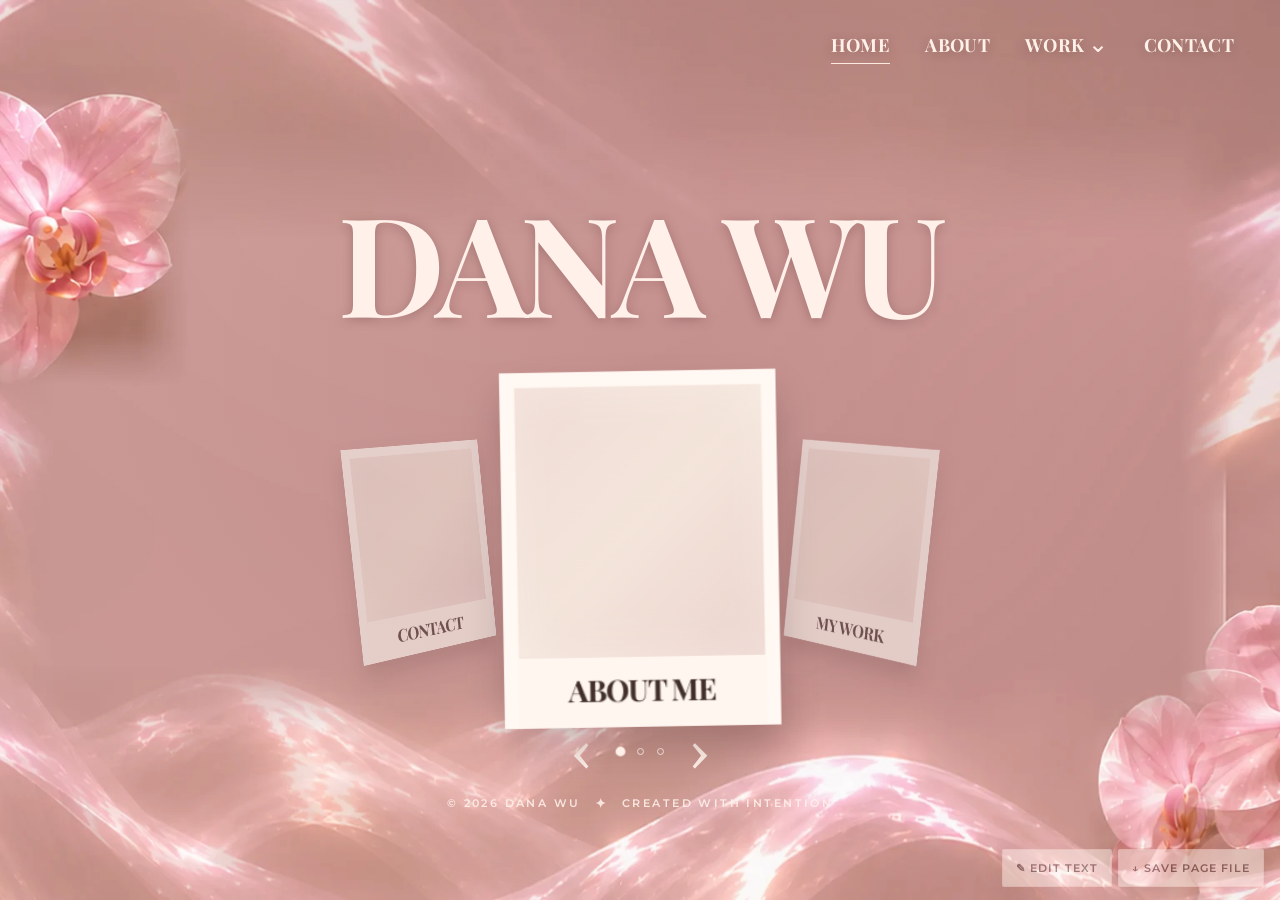
<file: index.html>
<!doctype html>
<html lang="en"><head>
<meta charset="utf-8">
<meta name="viewport" content="width=device-width, initial-scale=1">
<meta name="theme-color" content="#c89e98">
<meta name="description" content="Dana Wu — advertising creative, visual storyteller, and journalist.">
<title>Home · Dana Wu</title>
<link rel="preconnect" href="https://fonts.googleapis.com">
<link rel="preconnect" href="https://fonts.gstatic.com" crossorigin="">
<link href="https://fonts.googleapis.com/css2?family=Playfair+Display:ital,wght@0,500;0,600;0,700;0,800;1,500;1,600;1,700&amp;family=Lora:ital,wght@0,400;0,500;0,600;0,700;1,400;1,500;1,600;1,700&amp;family=Montserrat:wght@300;400;500;600&amp;display=swap" rel="stylesheet">
<link rel="stylesheet" href="styles.css">
<script src="site-config.js" defer=""></script>
<script src="script.js" defer=""></script>
<style id="speechify-theme">:root { --speechify-bg-prim-w-b: #ffffff;
--speechify-bg-prim-w-110: #ffffff;
--speechify-bg-prim-w-100: #ffffff;
--speechify-bg-prim-w-90: #ffffff;
--speechify-bg-prim-w-80: #ffffff;
--speechify-bg-prim-w-70: #ffffff;
--speechify-bg-prim-inv-b-w: #000000;
--speechify-bg-prim-cta: #2f43fa;
--speechify-bg-sec-0-110: #f5f5f5;
--speechify-bg-sec-0-100: #f5f5f5;
--speechify-bg-sec-0-90: #f5f5f5;
--speechify-bg-sec-0-80: #f5f5f5;
--speechify-bg-sec-0-70: #f5f5f5;
--speechify-bg-sec-inv-100-0: #1f1f1f;
--speechify-bg-sec-cta: #6977fa;
--speechify-bg-tert-10-90: #ececec;
--speechify-bg-tert-10-80: #ececec;
--speechify-bg-tert-10-70: #ececec;
--speechify-bg-tert-20-60: #e0e0e0;
--speechify-bg-tert-inv-60-20: #3d3d3d;
--speechify-bg-tert-inv-80-10: #2e2e2e;
--speechify-bg-accent: #f0f1ff;
--speechify-bg-blue: #f0f1ff;
--speechify-bg-alert: #fff1de;
--speechify-bg-success: #e6fcee;
--speechify-bg-crit: #ffe7e5;
--speechify-bg-dimmer: rgba(24, 24, 28, 0.6);
--speechify-brdr-prim-10-100: #ececec;
--speechify-brdr-prim-10-80: #ececec;
--speechify-brdr-prim-inv-80-10: #2e2e2e;
--speechify-brdr-prim-hov: #e0e0e0;
--speechify-brdr-prim-foc: #1f1f1f;
--speechify-brdr-prim-cta: #2f43fa;
--speechify-brdr-sec-20-60: #e0e0e0;
--speechify-brdr-sec-cta: #6977fa;
--speechify-brdr-blue: #2f43fa;
--speechify-brdr-tert-40-50: #9f9f9f;
--speechify-brdr-crit: #ff3c30;
--speechify-brdr-quat-30-70: #bfbfbf;
--speechify-sf-prim-cta: #2f43fa;
--speechify-sf-prim-cta-hov: #3143e0;
--speechify-sf-prim-cta-pres: #2c3bc7;
--speechify-sf-prim-w-b: #ffffff;
--speechify-sf-prim-hov-w-b: #f5f5f5;
--speechify-sf-prim-pres-w-b: #ececec;
--speechify-sf-prim-w-110: #ffffff;
--speechify-sf-prim-hov-w-110: #f5f5f5;
--speechify-sf-prim-pres-w-110: #ececec;
--speechify-sf-prim-w-100: #ffffff;
--speechify-sf-prim-hov-w-100: #f5f5f5;
--speechify-sf-prim-pres-w-100: #ececec;
--speechify-sf-prim-w-90: #ffffff;
--speechify-sf-prim-hov-w-90: #f5f5f5;
--speechify-sf-prim-pres-w-90: #ececec;
--speechify-sf-prim-w-80: #ffffff;
--speechify-sf-prim-hov-w-80: #f5f5f5;
--speechify-sf-prim-pres-w-80: #ececec;
--speechify-sf-sec-0-110: #f5f5f5;
--speechify-sf-sec-hov-0-110: #ececec;
--speechify-sf-sec-pres-0-110: #e0e0e0;
--speechify-sf-sec-0-100: #f5f5f5;
--speechify-sf-sec-hov-0-100: #ececec;
--speechify-sf-sec-pres-0-100: #e0e0e0;
--speechify-sf-sec-0-80: #f5f5f5;
--speechify-sf-sec-hov-0-80: #ececec;
--speechify-sf-sec-pres-0-80: #e0e0e0;
--speechify-sf-sec-0-90: #f5f5f5;
--speechify-sf-sec-hov-0-90: #ececec;
--speechify-sf-sec-pres-0-90: #e0e0e0;
--speechify-sf-act-electric-blue: #2f43fa;
--speechify-sf-act-blue: #f0f1ff;
--speechify-sf-act-blue-60: #f0f1ff;
--speechify-sf-act-blue-70: #e0e0e0;
--speechify-sf-act-blue-80: #f0f1ff;
--speechify-sf-crit: #ff3c30;
--speechify-sf-crit-hov: #ed4c42;
--speechify-sf-crit-pres: #db463d;
--speechify-sf-prim-cta-electric-w: #4759f7;
--speechify-sf-prim-cta-hov-electric-w: #4454e3;
--speechify-sf-prim-cta-pres-electric-w: #3d4ac4;
--speechify-icn-txt-white: #ffffff;
--speechify-icn-txt-black: #000000;
--speechify-icn-txt-prim: #000000;
--speechify-icn-txt-prim-inv: #ffffff;
--speechify-icn-txt-sec: #7a7a7a;
--speechify-icn-txt-tert: #9f9f9f;
--speechify-icn-txt-quat: #bfbfbf;
--speechify-icn-txt-prim-electric: #2f43fa;
--speechify-icn-txt-accent: #2f43fa;
--speechify-icn-txt-blue: #2f43fa;
--speechify-icn-txt-success: #00c270;
--speechify-icn-txt-alert: #ff9500;
--speechify-icn-txt-crit: #ff3c30;
--speechify-hglt-prim: var(--speechify-hglt-default-prim);
--speechify-hglt-sec: var(--speechify-hglt-default-sec);
--speechify-hglt-hov-sec: #fff1de;
--speechify-logo-speechify-logo: #2f43fa;
--speechify-logo-speechify-logo-txt: #000000;
--speechify-hglt-default-prim: #abb3fe;
--speechify-hglt-default-sec: #e0e3ff;
--speechify-hglt-pink-prim: #f093fc;
--speechify-hglt-pink-sec: #fadafe;
--speechify-hglt-red-prim: #ff7570;
--speechify-hglt-red-sec: #ffe0dc;
--speechify-hglt-orange-prim: #fbb559;
--speechify-hglt-orange-sec: #feeace;
--speechify-hglt-green-prim: #5de9a5;
--speechify-hglt-green-sec: #c7fde8;
--speechify-bg-toolbar-preview: transparent;
--speechify-toolbar-star-icon: #5F6368;
--speechify-toolbar-preview-background: transparent;
--speechify-toolbar-preview-color: #5F6368;
--speechify-toolbar-spacer-background: #F1F3F4;
--speechify-toolbar-spacer-color: #5F6368;
--speechify-toolbar-separator: #DCDCDC;
--speechify-icn-txt-prim-light: #000000;
--speechify-icn-txt-prim-dark: #ffffff;
--speechify-hglt-hov-sec-light: #fff1de;
--speechify-hglt-hov-sec-dark: #2c2d2ebf;
--speechify-hglt-prim-light: #abb3fe;
--speechify-hglt-sec-light: #e0e3ff;
--speechify-hglt-prim-dark: #5666f0;
--speechify-hglt-sec-dark: #444766; --speechify-hglt-blend: darken; }</style><style>@media print{.gr_no_print, :host(.gr_no_print), [data-grammarly-part]{display:none !important}}.f1l1o3bf{font-family:Inter, -apple-system, BlinkMacSystemFont, 'Segoe UI', Roboto, Oxygen, Ubuntu, Cantarell, 'Helvetica Neue', sans-serif, Arial;font-style:normal;font-weight:400}.f1l1o3bf button, .f1l1o3bf input, .f1l1o3bf textarea{font-family:inherit}.f4ofdyf{border:0.5px solid var(--origin-color-border-base-subdued);border-radius:8px;cursor:pointer;height:24px;transition:width 150ms cubic-bezier(0.05, 0.6, 0, 1), height 150ms cubic-bezier(0.05, 0.6, 0, 1), border-radius 150ms cubic-bezier(0.05, 0.6, 0, 1);width:24px}.f137tu7e{flex-shrink:0;transform:scale(1);transition:transform 150ms cubic-bezier(0.05, 0.6, 0, 1)}[data-origin-mode="dark"] .f137tu7e{--origin-color-logo-grammarly-light:var(--origin-color-logo-grammarly-dark);--origin-color-logo-grammarly-primary:var(--origin-color-logo-grammarly-default)}.ftwgcg0{-moz-appearance:none;-webkit-appearance:none;align-items:flex-start;appearance:none;background:transparent;border:none;color:inherit;cursor:pointer;display:flex;font:inherit;height:32px;justify-content:flex-start;padding:0;width:32px}.ftwgcg0:hover .f4ofdyf{border-radius:12px;height:32px;width:32px}.ftwgcg0:hover .f137tu7e{transform:scale(1.25)}.f13cnbb7 .f4ofdyf{border-radius:12px;height:32px;width:32px}.f13cnbb7 .f137tu7e{transform:scale(1.25)}.f8ia88a{--origin-color-button-ghost-content-default:#714cb6;--origin-color-button-ghost-content-states:#533192;--origin-color-button-primary-fill-active:#3f256f;--origin-color-button-primary-fill-default:#714cb6;--origin-color-button-primary-fill-hover:#533192;--origin-font-weight-heading-xsmall:600}[data-origin-mode="dark"] .f8ia88a{--origin-color-button-ghost-content-default:#d4c7ff;--origin-color-button-ghost-content-states:#bea1f5;--origin-color-button-primary-content-default:#141413;--origin-color-button-primary-fill-active:#e8e0ff;--origin-color-button-primary-fill-default:#bea1f5;--origin-color-button-primary-fill-hover:#d4c7ff}.f347vxz{font-weight:600}.fzewnqx{aspect-ratio:290 / 140;background-color:#2B1B3C;background-image:url("chrome-extension://kbfnbcaeplbcioakkpcpgfkobkghlhen/src/images/2f99186125d5fa82/goWritingActions.png"), linear-gradient(135deg, #2B1B3C 0%, #0656B8 48%, #006BFF 100%);background-position:center, center;background-repeat:no-repeat;background-size:cover, cover;border-radius:var(--origin-radius-4);overflow:hidden;width:100%}</style></head>
<body data-page="home" class="site-page" data-new-gr-c-s-check-loaded="14.1348.0" data-gr-ext-installed="">

<header class="site-header">
  <a class="site-logo" href="index.html" aria-label="Dana Wu, home">DANA WU</a>
  <button class="mobile-menu-toggle" type="button" aria-controls="site-nav" aria-expanded="false">MENU <span aria-hidden="true">☰</span></button>
  <nav class="site-nav" id="site-nav" aria-label="Main navigation">
    <a href="index.html" data-nav="home" class="is-current" aria-current="page">HOME</a>
    <a href="about.html" data-nav="about">ABOUT</a>
    <span class="nav-work"><a href="work.html" data-nav="work">WORK</a><button class="work-dropdown-toggle" type="button" aria-expanded="false" aria-label="Show work categories">⌄</button>
      <span class="work-dropdown" role="group" aria-label="Work categories">
        <a href="work.html#photography">Photography</a>
        <a href="work.html#advertising-creative">Advertising Creative</a>
        <a href="work.html#writing">Writing</a>
        <a href="work.html#digital-story">Digital Story</a>
        <a href="work.html#inspirations">Inspiration(s)</a>
      </span>
    </span>
    <a href="contact.html" data-nav="contact">CONTACT</a>
  </nav>
</header>

<main id="main-content" class="home-main">
  <section class="home-hero" aria-labelledby="home-heading">
    <h1 id="home-heading" class="home-title">DANA WU</h1>
    <div class="orbit-wrap" aria-label="Rotating carousel with links to About Me, My Work, and Contact">
      <div class="orbit-stage" id="orbit-stage">
        <a href="about.html" class="orbit-card is-left" data-carousel-index="0" aria-label="Visit the About Me page" tabindex="-1" aria-hidden="true">
          <span class="orbit-photo" aria-hidden="true"></span><span class="orbit-label">ABOUT ME</span>
        </a>
        <a href="work.html" class="orbit-card is-front" data-carousel-index="1" aria-label="Visit the My Work page" tabindex="0" aria-hidden="false">
          <span class="orbit-photo" aria-hidden="true"></span><span class="orbit-label">MY WORK</span>
        </a>
        <a href="contact.html" class="orbit-card is-right" data-carousel-index="2" aria-label="Visit the Contact page" tabindex="-1" aria-hidden="true">
          <span class="orbit-photo" aria-hidden="true"></span><span class="orbit-label">CONTACT</span>
        </a>
      </div>
      <div class="orbit-controls" aria-label="Carousel controls">
        <button type="button" class="orbit-arrow" data-orbit-direction="prev" aria-label="Previous card">‹</button>
        <div class="orbit-dots" aria-label="Choose a carousel card">
          <button type="button" class="orbit-dot" data-orbit-index="0" aria-label="Show About Me" aria-current="false"></button>
          <button type="button" class="orbit-dot is-active" data-orbit-index="1" aria-label="Show My Work" aria-current="true"></button>
          <button type="button" class="orbit-dot" data-orbit-index="2" aria-label="Show Contact" aria-current="false"></button>
        </div>
        <button type="button" class="orbit-arrow" data-orbit-direction="next" aria-label="Next card">›</button>
      </div>
    </div>
  </section>

<footer class="site-footer"><span>© <span data-current-year="">2026</span> DANA WU</span><span class="footer-star" aria-hidden="true">✦</span><span>CREATED WITH INTENTION</span></footer>

<div class="editor-bar" id="editor-bar" aria-label="Page editing controls">
  <button type="button" id="edit-text-toggle" aria-pressed="false" title="Edit the words on this page">✎ EDIT TEXT</button>
  <button type="button" id="export-page-button" title="Download an HTML copy of this page with your changes">↓ SAVE PAGE FILE</button>
</div>
<div id="editor-notice" class="editor-notice" role="status" hidden=""></div>

</main><div id="speechify-global-notifications"></div><div id="speechify-scroll-to-highlight" style="position: absolute; bottom: 0px; right: 0px;"></div><div id="speechify-screenshot-mode" style="position: fixed; top: 0px; right: 0px; width: 100%; min-height: 100%; z-index: 2147483640; display: none !important;"></div><div id="speechify-hover-player-shadow-root"></div><div id="speechify-settings-modal" style="position: absolute; bottom: 0px; right: 0px;"></div><div id="speechify-mic-button" style="z-index: 2147483644; position: absolute; top: 0px; left: 0px; height: 0px; width: 0px;"></div><div id="speechify-side-player-settings" style="position: fixed; top: 0px; left: 0px; width: 0px; height: 0px; z-index: 2147483647;"></div></body><grammarly-desktop-integration data-grammarly-shadow-root="true" style="visibility: visible !important;"></grammarly-desktop-integration></html>
</file>
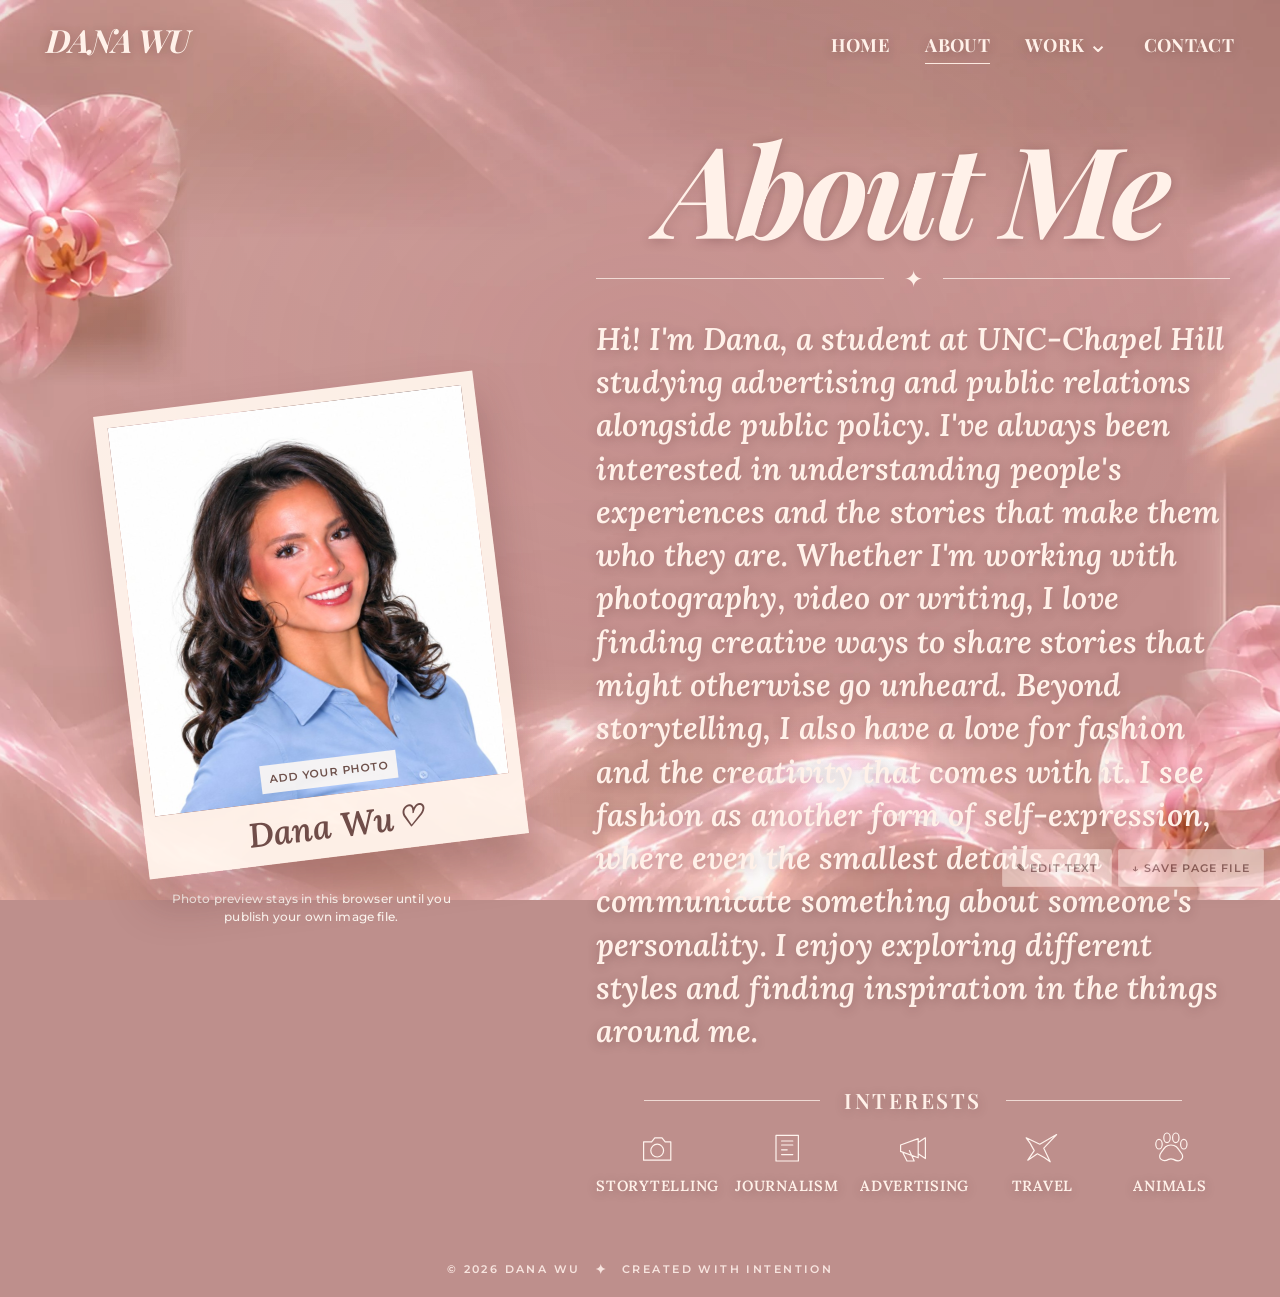
<file: about.html>
<!doctype html>
<html lang="en"><head>
<meta charset="utf-8">
<meta name="viewport" content="width=device-width, initial-scale=1">
<meta name="theme-color" content="#c89e98">
<meta name="description" content="About Dana Wu — the stories, people and causes behind her work.">
<title>About Me · Dana Wu</title>
<link rel="preconnect" href="https://fonts.googleapis.com">
<link rel="preconnect" href="https://fonts.gstatic.com" crossorigin="">
<link href="https://fonts.googleapis.com/css2?family=Playfair+Display:ital,wght@0,500;0,600;0,700;0,800;1,500;1,600;1,700&amp;family=Lora:ital,wght@0,400;0,500;0,600;0,700;1,400;1,500;1,600;1,700&amp;family=Montserrat:wght@300;400;500;600&amp;display=swap" rel="stylesheet">
<link rel="stylesheet" href="styles.css">
<script src="site-config.js" defer=""></script>
<script src="script.js" defer=""></script>
<style id="speechify-theme">:root { --speechify-bg-prim-w-b: #ffffff;
--speechify-bg-prim-w-110: #ffffff;
--speechify-bg-prim-w-100: #ffffff;
--speechify-bg-prim-w-90: #ffffff;
--speechify-bg-prim-w-80: #ffffff;
--speechify-bg-prim-w-70: #ffffff;
--speechify-bg-prim-inv-b-w: #000000;
--speechify-bg-prim-cta: #2f43fa;
--speechify-bg-sec-0-110: #f5f5f5;
--speechify-bg-sec-0-100: #f5f5f5;
--speechify-bg-sec-0-90: #f5f5f5;
--speechify-bg-sec-0-80: #f5f5f5;
--speechify-bg-sec-0-70: #f5f5f5;
--speechify-bg-sec-inv-100-0: #1f1f1f;
--speechify-bg-sec-cta: #6977fa;
--speechify-bg-tert-10-90: #ececec;
--speechify-bg-tert-10-80: #ececec;
--speechify-bg-tert-10-70: #ececec;
--speechify-bg-tert-20-60: #e0e0e0;
--speechify-bg-tert-inv-60-20: #3d3d3d;
--speechify-bg-tert-inv-80-10: #2e2e2e;
--speechify-bg-accent: #f0f1ff;
--speechify-bg-blue: #f0f1ff;
--speechify-bg-alert: #fff1de;
--speechify-bg-success: #e6fcee;
--speechify-bg-crit: #ffe7e5;
--speechify-bg-dimmer: rgba(24, 24, 28, 0.6);
--speechify-brdr-prim-10-100: #ececec;
--speechify-brdr-prim-10-80: #ececec;
--speechify-brdr-prim-inv-80-10: #2e2e2e;
--speechify-brdr-prim-hov: #e0e0e0;
--speechify-brdr-prim-foc: #1f1f1f;
--speechify-brdr-prim-cta: #2f43fa;
--speechify-brdr-sec-20-60: #e0e0e0;
--speechify-brdr-sec-cta: #6977fa;
--speechify-brdr-blue: #2f43fa;
--speechify-brdr-tert-40-50: #9f9f9f;
--speechify-brdr-crit: #ff3c30;
--speechify-brdr-quat-30-70: #bfbfbf;
--speechify-sf-prim-cta: #2f43fa;
--speechify-sf-prim-cta-hov: #3143e0;
--speechify-sf-prim-cta-pres: #2c3bc7;
--speechify-sf-prim-w-b: #ffffff;
--speechify-sf-prim-hov-w-b: #f5f5f5;
--speechify-sf-prim-pres-w-b: #ececec;
--speechify-sf-prim-w-110: #ffffff;
--speechify-sf-prim-hov-w-110: #f5f5f5;
--speechify-sf-prim-pres-w-110: #ececec;
--speechify-sf-prim-w-100: #ffffff;
--speechify-sf-prim-hov-w-100: #f5f5f5;
--speechify-sf-prim-pres-w-100: #ececec;
--speechify-sf-prim-w-90: #ffffff;
--speechify-sf-prim-hov-w-90: #f5f5f5;
--speechify-sf-prim-pres-w-90: #ececec;
--speechify-sf-prim-w-80: #ffffff;
--speechify-sf-prim-hov-w-80: #f5f5f5;
--speechify-sf-prim-pres-w-80: #ececec;
--speechify-sf-sec-0-110: #f5f5f5;
--speechify-sf-sec-hov-0-110: #ececec;
--speechify-sf-sec-pres-0-110: #e0e0e0;
--speechify-sf-sec-0-100: #f5f5f5;
--speechify-sf-sec-hov-0-100: #ececec;
--speechify-sf-sec-pres-0-100: #e0e0e0;
--speechify-sf-sec-0-80: #f5f5f5;
--speechify-sf-sec-hov-0-80: #ececec;
--speechify-sf-sec-pres-0-80: #e0e0e0;
--speechify-sf-sec-0-90: #f5f5f5;
--speechify-sf-sec-hov-0-90: #ececec;
--speechify-sf-sec-pres-0-90: #e0e0e0;
--speechify-sf-act-electric-blue: #2f43fa;
--speechify-sf-act-blue: #f0f1ff;
--speechify-sf-act-blue-60: #f0f1ff;
--speechify-sf-act-blue-70: #e0e0e0;
--speechify-sf-act-blue-80: #f0f1ff;
--speechify-sf-crit: #ff3c30;
--speechify-sf-crit-hov: #ed4c42;
--speechify-sf-crit-pres: #db463d;
--speechify-sf-prim-cta-electric-w: #4759f7;
--speechify-sf-prim-cta-hov-electric-w: #4454e3;
--speechify-sf-prim-cta-pres-electric-w: #3d4ac4;
--speechify-icn-txt-white: #ffffff;
--speechify-icn-txt-black: #000000;
--speechify-icn-txt-prim: #000000;
--speechify-icn-txt-prim-inv: #ffffff;
--speechify-icn-txt-sec: #7a7a7a;
--speechify-icn-txt-tert: #9f9f9f;
--speechify-icn-txt-quat: #bfbfbf;
--speechify-icn-txt-prim-electric: #2f43fa;
--speechify-icn-txt-accent: #2f43fa;
--speechify-icn-txt-blue: #2f43fa;
--speechify-icn-txt-success: #00c270;
--speechify-icn-txt-alert: #ff9500;
--speechify-icn-txt-crit: #ff3c30;
--speechify-hglt-prim: var(--speechify-hglt-default-prim);
--speechify-hglt-sec: var(--speechify-hglt-default-sec);
--speechify-hglt-hov-sec: #fff1de;
--speechify-logo-speechify-logo: #2f43fa;
--speechify-logo-speechify-logo-txt: #000000;
--speechify-hglt-default-prim: #abb3fe;
--speechify-hglt-default-sec: #e0e3ff;
--speechify-hglt-pink-prim: #f093fc;
--speechify-hglt-pink-sec: #fadafe;
--speechify-hglt-red-prim: #ff7570;
--speechify-hglt-red-sec: #ffe0dc;
--speechify-hglt-orange-prim: #fbb559;
--speechify-hglt-orange-sec: #feeace;
--speechify-hglt-green-prim: #5de9a5;
--speechify-hglt-green-sec: #c7fde8;
--speechify-bg-toolbar-preview: transparent;
--speechify-toolbar-star-icon: #5F6368;
--speechify-toolbar-preview-background: transparent;
--speechify-toolbar-preview-color: #5F6368;
--speechify-toolbar-spacer-background: #F1F3F4;
--speechify-toolbar-spacer-color: #5F6368;
--speechify-toolbar-separator: #DCDCDC;
--speechify-icn-txt-prim-light: #000000;
--speechify-icn-txt-prim-dark: #ffffff;
--speechify-hglt-hov-sec-light: #fff1de;
--speechify-hglt-hov-sec-dark: #2c2d2ebf;
--speechify-hglt-prim-light: #abb3fe;
--speechify-hglt-sec-light: #e0e3ff;
--speechify-hglt-prim-dark: #5666f0;
--speechify-hglt-sec-dark: #444766; --speechify-hglt-blend: darken; }</style><style>@media print{.gr_no_print, :host(.gr_no_print), [data-grammarly-part]{display:none !important}}.f1l1o3bf{font-family:Inter, -apple-system, BlinkMacSystemFont, 'Segoe UI', Roboto, Oxygen, Ubuntu, Cantarell, 'Helvetica Neue', sans-serif, Arial;font-style:normal;font-weight:400}.f1l1o3bf button, .f1l1o3bf input, .f1l1o3bf textarea{font-family:inherit}.f4ofdyf{border:0.5px solid var(--origin-color-border-base-subdued);border-radius:8px;cursor:pointer;height:24px;transition:width 150ms cubic-bezier(0.05, 0.6, 0, 1), height 150ms cubic-bezier(0.05, 0.6, 0, 1), border-radius 150ms cubic-bezier(0.05, 0.6, 0, 1);width:24px}.f137tu7e{flex-shrink:0;transform:scale(1);transition:transform 150ms cubic-bezier(0.05, 0.6, 0, 1)}[data-origin-mode="dark"] .f137tu7e{--origin-color-logo-grammarly-light:var(--origin-color-logo-grammarly-dark);--origin-color-logo-grammarly-primary:var(--origin-color-logo-grammarly-default)}.ftwgcg0{-moz-appearance:none;-webkit-appearance:none;align-items:flex-start;appearance:none;background:transparent;border:none;color:inherit;cursor:pointer;display:flex;font:inherit;height:32px;justify-content:flex-start;padding:0;width:32px}.ftwgcg0:hover .f4ofdyf{border-radius:12px;height:32px;width:32px}.ftwgcg0:hover .f137tu7e{transform:scale(1.25)}.f13cnbb7 .f4ofdyf{border-radius:12px;height:32px;width:32px}.f13cnbb7 .f137tu7e{transform:scale(1.25)}.f8ia88a{--origin-color-button-ghost-content-default:#714cb6;--origin-color-button-ghost-content-states:#533192;--origin-color-button-primary-fill-active:#3f256f;--origin-color-button-primary-fill-default:#714cb6;--origin-color-button-primary-fill-hover:#533192;--origin-font-weight-heading-xsmall:600}[data-origin-mode="dark"] .f8ia88a{--origin-color-button-ghost-content-default:#d4c7ff;--origin-color-button-ghost-content-states:#bea1f5;--origin-color-button-primary-content-default:#141413;--origin-color-button-primary-fill-active:#e8e0ff;--origin-color-button-primary-fill-default:#bea1f5;--origin-color-button-primary-fill-hover:#d4c7ff}.f347vxz{font-weight:600}.fzewnqx{aspect-ratio:290 / 140;background-color:#2B1B3C;background-image:url("chrome-extension://kbfnbcaeplbcioakkpcpgfkobkghlhen/src/images/2f99186125d5fa82/goWritingActions.png"), linear-gradient(135deg, #2B1B3C 0%, #0656B8 48%, #006BFF 100%);background-position:center, center;background-repeat:no-repeat;background-size:cover, cover;border-radius:var(--origin-radius-4);overflow:hidden;width:100%}</style></head>
<body data-page="about" class="site-page" data-new-gr-c-s-check-loaded="14.1348.0" data-gr-ext-installed="">

<header class="site-header">
  <a class="site-logo" href="index.html" aria-label="Dana Wu, home">DANA WU</a>
  <button class="mobile-menu-toggle" type="button" aria-controls="site-nav" aria-expanded="false">MENU <span aria-hidden="true">☰</span></button>
  <nav class="site-nav" id="site-nav" aria-label="Main navigation">
    <a href="index.html" data-nav="home">HOME</a>
    <a href="about.html" data-nav="about" class="is-current" aria-current="page">ABOUT</a>
    <span class="nav-work"><a href="work.html" data-nav="work">WORK</a><button class="work-dropdown-toggle" type="button" aria-expanded="false" aria-label="Show work categories">⌄</button>
      <span class="work-dropdown" role="group" aria-label="Work categories">
        <a href="work.html#photography">Photography</a>
        <a href="work.html#advertising-creative">Advertising Creative</a>
        <a href="work.html#writing">Writing</a>
        <a href="work.html#digital-story">Digital Story</a>
        <a href="work.html#inspirations">Inspiration(s)</a>
      </span>
    </span>
    <a href="contact.html" data-nav="contact">CONTACT</a>
  </nav>
</header>

<main id="main-content" class="about-main editorial-main">
  <section class="about-shell" aria-labelledby="about-heading">
    <div class="about-image-column">
      <div class="about-polaroid">
        <div class="about-photo-holder" id="about-photo-holder">
          <img class="about-photo" id="about-photo" src="[data-uri]" alt="A portrait of Dana">
          <label class="image-upload-trigger" for="about-photo-input">ADD YOUR PHOTO</label>
          <input type="file" accept="image/*" id="about-photo-input" class="visually-hidden">
        </div>
        <span class="about-photo-signature">Dana Wu <span aria-hidden="true">♡</span></span>
      </div>
      <small class="image-hint">Photo preview stays in this browser until you publish your own image file.</small>
    </div>
    <div class="about-text-column">
      <h1 class="inside-title italic-title" id="about-heading">About Me</h1>
      <div class="ornate-divider"><span aria-hidden="true">✦</span></div>
      <p class="about-lead" data-edit-id="about-intro">Hi! I'm Dana, a student at UNC-Chapel Hill studying advertising and public relations alongside public policy. I've always been interested in understanding people's experiences and the stories that make them who they are. Whether I'm working with photography, video or writing, I love finding creative ways to share stories that might otherwise go unheard. Beyond storytelling, I also have a love for fashion and the creativity that comes with it. I see fashion as another form of self-expression, where even the smallest details can communicate something about someone's personality. I enjoy exploring different styles and finding inspiration in the things around me.</p>
      <div class="interests-heading"><span>INTERESTS</span></div>
      <div class="interests-grid">
        <div class="interest"><svg viewBox="0 0 48 48" aria-hidden="true"><path d="M7 16h10l4-5h9l4 5h7v23H7z"></path><circle cx="24" cy="27" r="8"></circle></svg><span>STORYTELLING</span></div>
        <div class="interest"><svg viewBox="0 0 48 48" aria-hidden="true"><path d="M10 8h28v32H10zM17 15h14M17 20h14M17 26h7M17 32h14"></path></svg><span>JOURNALISM</span></div>
        <div class="interest"><svg viewBox="0 0 48 48" aria-hidden="true"><path d="M7 20l22-8v24L7 28zM29 17l9-6v26l-9-6M10 30l5 10h9l-6-13"></path></svg><span>ADVERTISING</span></div>
        <div class="interest"><svg viewBox="0 0 48 48" aria-hidden="true"><path d="M42 7L26 24l8 17-7-5-9-5-12 8 8-12-5-9-5-7 17 8z"></path></svg><span>TRAVEL</span></div>
        <div class="interest"><svg viewBox="0 0 48 48" aria-hidden="true"><path d="M13 29c-6 8 2 13 9 9 2-1 4-1 6 0 9 5 15-2 9-9-4-6-6-9-12-9S17 23 13 29z"></path><ellipse cx="10" cy="19" rx="4" ry="6"></ellipse><ellipse cx="20" cy="11" rx="4" ry="6"></ellipse><ellipse cx="31" cy="11" rx="4" ry="6"></ellipse><ellipse cx="41" cy="19" rx="4" ry="6"></ellipse></svg><span>ANIMALS</span></div>
      </div>
    </div>
  </section>
</main>
<footer class="site-footer"><span>© <span data-current-year="">2026</span> DANA WU</span><span class="footer-star" aria-hidden="true">✦</span><span>CREATED WITH INTENTION</span></footer>

<div class="editor-bar" id="editor-bar" aria-label="Page editing controls">
  <button type="button" id="edit-text-toggle" aria-pressed="false" title="Edit the words on this page">✎ EDIT TEXT</button>
  <button type="button" id="export-page-button" title="Download an HTML copy of this page with your changes">↓ SAVE PAGE FILE</button>
</div>
<div id="editor-notice" class="editor-notice" role="status" hidden=""></div>

<div id="speechify-global-notifications"></div><div id="speechify-screenshot-mode" style="position: fixed; top: 0px; right: 0px; width: 100%; min-height: 100%; z-index: 2147483640; display: none !important;"></div><div id="speechify-scroll-to-highlight" style="position: absolute; bottom: 0px; right: 0px;"></div><div id="speechify-hover-player-shadow-root"></div><div id="speechify-settings-modal" style="position: absolute; bottom: 0px; right: 0px;"></div><div id="speechify-mic-button" style="z-index: 2147483644; position: absolute; top: 0px; left: 0px; height: 0px; width: 0px;"></div><div id="speechify-side-player-settings" style="position: fixed; top: 0px; left: 0px; width: 0px; height: 0px; z-index: 2147483647;"></div></body><grammarly-desktop-integration data-grammarly-shadow-root="true" style="visibility: visible !important;"></grammarly-desktop-integration></html>
</file>
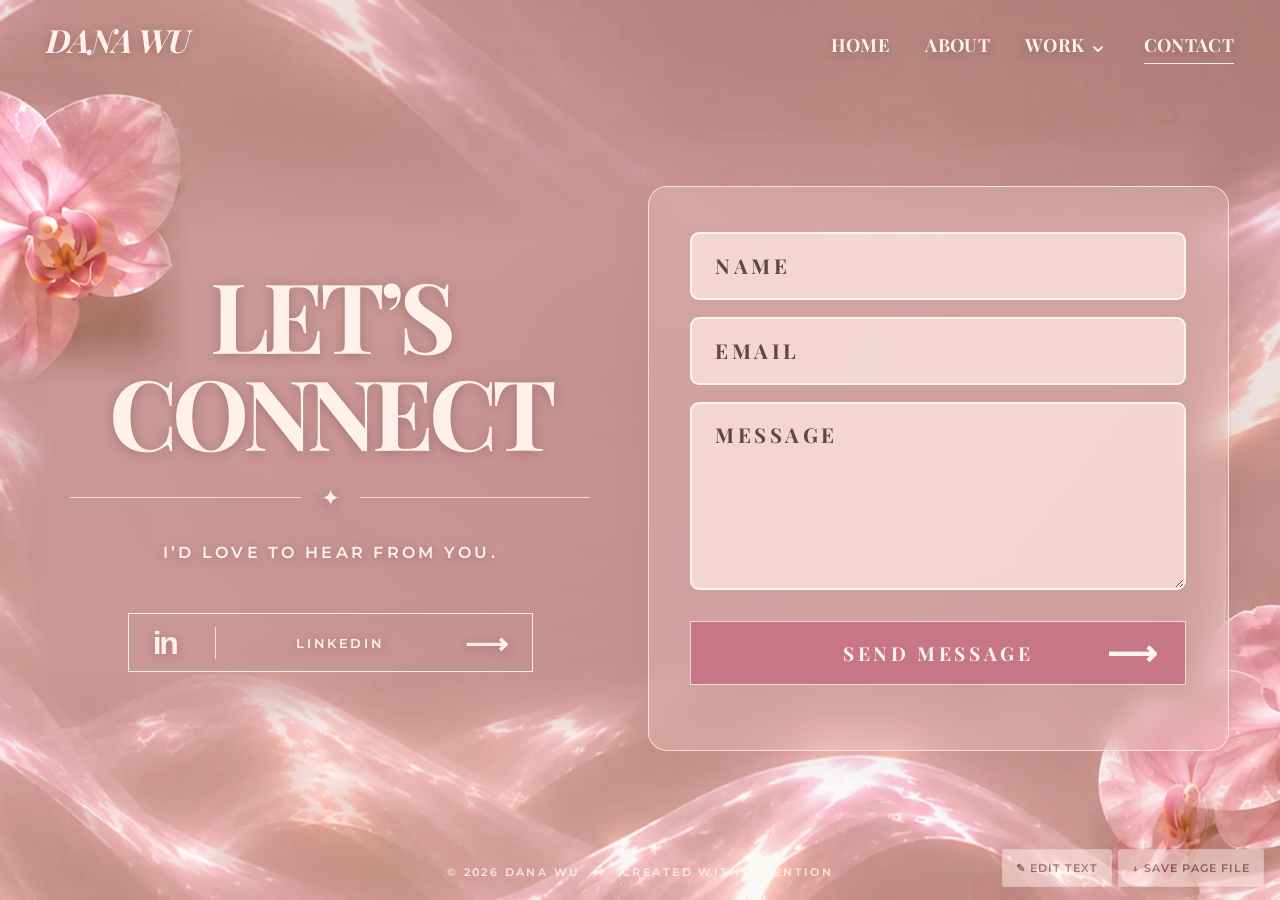
<file: contact.html>
<!doctype html>
<html lang="en"><head>
<meta charset="utf-8">
<meta name="viewport" content="width=device-width, initial-scale=1">
<meta name="theme-color" content="#c89e98">
<meta name="description" content="Get in touch with Dana Wu for stories, collaborations and creative projects.">
<title>Contact · Dana Wu</title>
<link rel="preconnect" href="https://fonts.googleapis.com">
<link rel="preconnect" href="https://fonts.gstatic.com" crossorigin>
<link href="https://fonts.googleapis.com/css2?family=Playfair+Display:ital,wght@0,500;0,600;0,700;0,800;1,500;1,600;1,700&family=Lora:ital,wght@0,400;0,500;0,600;0,700;1,400;1,500;1,600;1,700&family=Montserrat:wght@300;400;500;600&display=swap" rel="stylesheet">
<link rel="stylesheet" href="styles.css">
<script src="site-config.js" defer></script>
<script src="script.js" defer></script>
</head>
<body data-page="contact" class="site-page">

<header class="site-header">
  <a class="site-logo" href="index.html" aria-label="Dana Wu, home">DANA WU</a>
  <button class="mobile-menu-toggle" type="button" aria-controls="site-nav" aria-expanded="false">MENU <span aria-hidden="true">☰</span></button>
  <nav class="site-nav" id="site-nav" aria-label="Main navigation">
    <a href="index.html" data-nav="home">HOME</a>
    <a href="about.html" data-nav="about">ABOUT</a>
    <span class="nav-work"><a href="work.html" data-nav="work">WORK</a><button class="work-dropdown-toggle" type="button" aria-expanded="false" aria-label="Show work categories">⌄</button>
      <span class="work-dropdown" role="group" aria-label="Work categories">
        <a href="work.html#photography">Photography</a>
        <a href="work.html#advertising-creative">Advertising Creative</a>
        <a href="work.html#writing">Writing</a>
        <a href="work.html#digital-story">Digital Story</a>
        <a href="work.html#inspirations">Inspiration(s)</a>
      </span>
    </span>
    <a href="contact.html" data-nav="contact">CONTACT</a>
  </nav>
</header>

<main id="main-content" class="editorial-main contact-main">
  <section class="contact-layout" aria-labelledby="contact-heading">
    <div class="contact-copy">
      <h1 id="contact-heading" class="contact-title">LET’S<br>CONNECT</h1>
      <div class="ornate-divider"><span aria-hidden="true">✦</span></div>
      <p class="contact-subtitle" data-edit-id="contact-intro">I’D LOVE TO HEAR FROM YOU.</p>
      <a class="linkedin-link" id="linkedin-link" href="#" aria-label="Visit Dana Wu on LinkedIn"><span class="linkedin-mark">in</span><span class="linkedin-label">LINKEDIN</span><span class="linkedin-arrow" aria-hidden="true">⟶</span></a>
    </div>
    <form class="contact-form" id="contact-form">
      <label for="contact-name">NAME</label><input name="name" id="contact-name" placeholder="NAME" autocomplete="name" required>
      <label for="contact-email">EMAIL</label><input name="email" id="contact-email" type="email" placeholder="EMAIL" autocomplete="email" required>
      <label for="contact-message">MESSAGE</label><textarea name="message" id="contact-message" placeholder="MESSAGE" required></textarea>
      <button class="send-button" type="submit">SEND MESSAGE <span aria-hidden="true">⟶</span></button>
      <p class="form-message" id="form-message" role="status" aria-live="polite"></p>
    </form>
  </section>
</main>
<footer class="site-footer"><span>© <span data-current-year></span> DANA WU</span><span class="footer-star" aria-hidden="true">✦</span><span>CREATED WITH INTENTION</span></footer>

<div class="editor-bar" id="editor-bar" aria-label="Page editing controls">
  <button type="button" id="edit-text-toggle" aria-pressed="false" title="Edit the words on this page">✎ EDIT TEXT</button>
  <button type="button" id="export-page-button" title="Download an HTML copy of this page with your changes">↓ SAVE PAGE FILE</button>
</div>
<div id="editor-notice" class="editor-notice" role="status" hidden></div>
</body></html>
</file>
<file: styles.css>
/* DANA WU — PEARLESCENT EDITORIAL PORTFOLIO */
:root {
  --rose: #bd8988;
  --rose-deep: #a96c79;
  --rose-button: #ca788b;
  --ivory: #fff1e9;
  --paper: #fff6ef;
  --dark: #402e2b;
  --gold: #f9d6c4;
  --line: rgba(255,245,238,.74);
  --display: 'Playfair Display', Georgia, 'Times New Roman', serif;
  --body-serif: 'Lora', Georgia, serif;
  --sans: Montserrat, 'Helvetica Neue', Arial, sans-serif;
}
*, *::before, *::after { box-sizing: border-box; }
html { scroll-behavior: smooth; }
body { margin: 0; color: var(--ivory); background: #be8f8c url('assets/pearl-organza-background.webp') center center / cover fixed no-repeat; font-family: var(--body-serif); min-height: 100vh; display: flex; flex-direction: column; }
body::before { content: ''; background: #bf9590 url('assets/pearl-organza-background.webp') center center / cover no-repeat fixed; position: fixed; inset: 0; z-index: -2; pointer-events: none; }
body::after { content: ''; background: radial-gradient(ellipse 50% 55% at 51% 41%,rgba(121,69,72,.13),transparent 90%); position: fixed; inset: 0; z-index: -1; pointer-events:none; }
a { color: inherit; }
a, button, input, textarea { -webkit-tap-highlight-color: transparent; }
button, input, textarea { font: inherit; }
button { cursor: pointer; }
a:focus-visible,button:focus-visible,input:focus-visible,textarea:focus-visible,[contenteditable=true]:focus-visible { outline: 2px solid #45303a; outline-offset: 5px; }
button:disabled { opacity: .35; cursor: default; }
[hidden] { display: none !important; }
.visually-hidden { position: absolute !important; clip: rect(0 0 0 0); clip-path: inset(50%); width: 1px; height: 1px; overflow: hidden; white-space: nowrap; }
.site-header { position: relative; z-index: 30; min-height: 100px; display: flex; align-items: flex-start; justify-content: space-between; gap: 20px; padding: 24px clamp(25px, 3.6vw, 76px) 4px; }
.site-logo { font-family: var(--display); font-style: italic; font-size: clamp(25px, 2.5vw, 43px); font-weight: 700; letter-spacing: -.035em; text-decoration: none; white-space: nowrap; line-height: 1; text-shadow:0 2px 13px rgba(83,36,40,.14); }
[data-page=home] .site-logo { visibility: hidden; }
.site-nav { display: flex; align-items: center; gap: clamp(17px, 2.75vw, 54px); padding-top: 8px; white-space: nowrap; }
.site-nav > a, .nav-work > a { font-family: var(--display); font-size: clamp(17px,1.42vw,23px); font-weight: 700; text-decoration: none; letter-spacing:.018em; position: relative; padding: 3px 0 11px; line-height: 1.1; transition: opacity .2s; }
.site-nav > a:hover, .nav-work > a:hover { opacity:.65; }
.site-nav > a.is-current::after,.nav-work > a.is-current::after { position: absolute; content: ''; left: 0; right: 0; bottom: 2px; height: 1px; background: rgba(255,239,229,.96); }
.nav-work { position:relative; display:flex; align-items: baseline; gap:3px; }
.work-dropdown-toggle { background:none; border:none; color:var(--ivory); padding:0 0 0 1px; font-size:24px; line-height:.6; }
.work-dropdown { display:none; flex-direction:column; position:absolute; top:calc(100% - 1px); left:-15px; min-width:215px; padding:13px; border:1px solid rgba(255,247,241,.65); background:rgba(237,204,200,.96); box-shadow:0 14px 40px rgba(84,45,43,.28); backdrop-filter:blur(15px); z-index:100; }
.work-dropdown a { font-family:var(--sans); text-decoration:none; font-size:12px; font-weight:600; letter-spacing:.06em; text-transform:uppercase; padding:12px 8px; color:#513937; }
.work-dropdown a:hover,.work-dropdown a:focus-visible {background:rgba(255,255,255,.35)}
.nav-work:hover .work-dropdown,.nav-work:focus-within .work-dropdown,.nav-work.is-open .work-dropdown { display:flex; }
.mobile-menu-toggle {display:none;}
main { flex:1; width:100%; }
.site-footer { color:rgba(255,240,234,.88); padding:17px 30px 20px; display:flex; align-items:center; justify-content:center; gap:14px; letter-spacing:.22em; font: 600 11px var(--sans); position:relative; z-index:2; text-align:center; }
.footer-star {font-size:13px;}
/* EDITOR — the page is also editable directly in your HTML files */
.editor-bar { position:fixed; z-index:40; right:16px; bottom:13px; display:flex; gap:6px; opacity:.50; transition:opacity .2s; }
.editor-bar:hover,.editor-bar:focus-within,.editing-mode .editor-bar {opacity:1;}
.editor-bar button {background:rgba(255,247,240,.90); border:1px solid rgba(245,215,210,.9); border-radius:2px; color:#4c3533; letter-spacing:.09em; font:600 11px var(--sans); padding:11px 13px; box-shadow:0 6px 20px rgba(52,23,21,.13); }
.editor-bar button[aria-pressed=true] { background:#673f49; color:white; }
.editor-notice { position:fixed; z-index:45; right:16px; bottom:64px; color:#4b3532; background:#fff8f0; padding:13px 16px; font:12px/1.6 var(--sans); box-shadow:0 8px 25px #54252b55; max-width:min(360px,90vw); }
.editing-mode [data-edit-id] {outline:1px dashed rgba(255,247,237,.92); outline-offset:5px; background:rgba(255,247,237,.10); cursor:text;}
/* SHARED */
.editorial-main {padding: 14px clamp(22px,4vw,80px) 24px; display:flex; flex-direction:column; justify-content:center; }
.inside-title {font-family:var(--display); color:var(--ivory); letter-spacing:-.04em; font-weight:700; line-height:1.08; margin:0; text-shadow:0 5px 25px rgba(86,38,43,.12);}
.italic-title { font-style:italic; }
.ornate-divider {display:flex; justify-content:center; align-items:center; gap:20px; width:100%; color:var(--ivory); margin:20px auto 27px; font-size:24px; height:26px;}
.ornate-divider::before,.ornate-divider::after {content:''; display:block; height:1px; background:var(--line); flex:1; }
.ornate-divider span {line-height:1; font-size:23px; }
/* HOMEPAGE */
.home-main { min-height:calc(100svh - 146px); display:flex; flex-direction:column; justify-content:center; align-items:center; }
.home-hero {width:100%; display:flex; flex-direction:column; align-items:center; justify-content:center; text-align:center; padding:10px 20px 0; }
.home-title { font:700 clamp(69px,10.8vw,192px)/1.1 var(--display); letter-spacing:-.035em; margin:6px 0 6px; text-shadow:0 7px 35px rgba(90,33,39,.2); white-space:nowrap; }
.orbit-wrap {position:relative; width:min(850px,100%); }
.orbit-stage { height:clamp(290px,30vw,420px); position:relative; perspective:1150px; transform-style:preserve-3d; }
.orbit-card { position:absolute; top:50%; left:50%; width:clamp(168px,18.5vw,262px); height:clamp(220px,23.8vw,336px); text-decoration:none; color:var(--dark); background:var(--paper); border:clamp(8px,1vw,12px) solid #fff8f3; border-bottom-width:0; box-shadow:0 19px 30px rgba(54,26,27,.23); display:flex; flex-direction:column; padding:0; transform-style:preserve-3d; will-change:transform,opacity; transition:transform 1250ms cubic-bezier(.2,.7,.14,1),opacity 1050ms,filter 900ms,box-shadow 700ms; }
.orbit-photo {flex:1; margin:1px 1px 0; background:linear-gradient(135deg, #f0ddd6, #f4e5db 50%, #ecd4ce); box-shadow:inset 0 0 40px rgba(255,249,244,.35); }
.orbit-label {font:700 clamp(20px,2vw,30px)/1.1 var(--display); letter-spacing:-.035em; padding:13px 3px 18px; display:block; }
.orbit-card.is-front { transform:translate3d(-50%,-46%,125px) rotateY(0deg) rotateZ(-1deg) scale(1.04); z-index:5; opacity:1; pointer-events:auto; }
.orbit-card.is-right {transform:translate3d(calc(-50% + clamp(148px,20vw,285px)),-45%,-205px) rotateY(-45deg) rotateZ(7deg) scale(.80); opacity:.65; z-index:2; pointer-events:none; filter:brightness(.96); }
.orbit-card.is-left {transform:translate3d(calc(-50% - clamp(148px,20vw,285px)),-45%,-205px) rotateY(45deg) rotateZ(-7deg) scale(.80); opacity:.65; z-index:2; pointer-events:none; filter:brightness(.96); }
.orbit-card.is-front:hover {transform:translate3d(-50%,-50%,143px) rotateZ(0) scale(1.05); box-shadow:0 28px 38px rgba(54,26,27,.30);}
.orbit-controls {height:43px; display:flex; gap:23px; align-items:center; justify-content:center; margin:3px auto 5px; }
.orbit-arrow {background:none; border:0; color:var(--ivory); font:600 45px/1 var(--body-serif); padding:0 4px; }
.orbit-dots {display:flex; gap:13px;align-items:center;}
.orbit-dot {width:7px;height:7px;border:1px solid var(--ivory); background:transparent; border-radius:50%; padding:0; transition:background-color .3s, transform .3s;}
.orbit-dot.is-active {background:var(--ivory); transform:scale(1.4); }
/* ABOUT */
.about-main { min-height:calc(100svh - 158px); }
.about-shell {display:grid; grid-template-columns:43% 57%; gap:min(2vw,25px); align-items:center; width:min(1450px,100%); margin:0 auto; padding: 5px 12px 20px;}
.about-image-column {display:flex;align-items:center;justify-content:center;flex-direction:column;}
.about-polaroid { background:rgba(255,244,235,.95); padding:13px 13px 0; width:min(77%,390px); aspect-ratio:.82; box-shadow:0 25px 44px rgba(80,34,38,.27); transform:rotate(-7deg); display:flex;flex-direction:column;}
.about-photo-holder {flex:1;position:relative;overflow:hidden;background: url('assets/organza-placeholder.webp') center / cover;}
.about-photo {position:absolute;inset:0;width:100%;height:100%;object-fit:cover;}
.image-upload-trigger {position:absolute;bottom:9px;left:50%;transform:translateX(-50%);white-space:nowrap; padding:7px 9px;background:rgba(255,250,244,.88);color:#6e514b;font:600 11px var(--sans);letter-spacing:.08em;cursor:pointer;transition:opacity .2s;}
.image-upload-trigger:hover{background:white;}
.about-photo-signature {display:flex;align-items:center;justify-content:center;gap:4px;color:#704d49;font:italic 600 34px var(--body-serif);height:62px;}
.about-photo-signature span{font-size:29px;}
.image-hint {font:500 12px/1.5 var(--sans);color:rgba(255,250,244,.96);max-width:310px;margin-top:32px;text-align:center;letter-spacing:.015em;}
.about-text-column {padding:0 12px 5px;}
.about-text-column .inside-title {text-align:center;font-size:clamp(70px,9.9vw,170px);}
.about-text-column .ornate-divider {max-width:680px;margin-top:10px;margin-bottom:25px;}
.about-lead {font:italic 600 clamp(23px,2.45vw,38px)/1.38 var(--body-serif);max-width:790px;margin:0 auto 34px;letter-spacing:.004em;text-shadow:0 2px 8px rgba(76,28,31,.1);}
.interests-heading {display:flex;align-items:center;gap:24px;width:85%;margin:0 auto 15px;text-align:center;font:600 clamp(17px,1.65vw,25px) var(--display);letter-spacing:.12em;}
.interests-heading::before,.interests-heading::after {content:'';height:1px;background:var(--line);flex:1;}
.interests-grid {display:grid;grid-template-columns:repeat(5,1fr);max-width:720px;margin:auto;gap:8px;}
.interest{text-align:center;display:flex;align-items:center;flex-direction:column;gap:8px;}
.interest svg{width:clamp(30px,3vw,44px);height:clamp(30px,3vw,44px);stroke:#fff4ee;stroke-width:1.5;stroke-linejoin:round;stroke-linecap:round;fill:none;}
.interest span{font:600 clamp(12px,1.15vw,17px) var(--body-serif);letter-spacing:.05em;}
/* WORK */
.work-main {min-height:calc(100svh - 155px);}
.work-overview{max-width:1560px;width:100%;margin:0 auto;display:flex;align-items:center;flex-direction:column;padding:2px 0 18px;}
.work-heading{font-size:clamp(78px,9.3vw,160px);text-align:center;}
.work-overview .ornate-divider {width:min(570px,60vw);margin:0 auto 5px;}
.work-subtitle {font:italic 600 clamp(20px,1.75vw,27px) var(--body-serif);text-align:center;margin:0 0 33px;text-shadow:0 1px 10px rgba(70,25,30,.15);}
.work-card-grid {width:100%;display:grid;grid-template-columns:repeat(4,minmax(0,1fr));gap:clamp(12px,1.2vw,22px);}
.work-polaroid {background:linear-gradient(180deg,#fff3eb,#ffeadf);border:10px solid rgba(255,243,235,.97);color:#633d38;text-decoration:none;display:flex;flex-direction:column;align-items:center;text-align:center;box-shadow:0 18px 30px rgba(86,35,40,.23);min-height:clamp(320px,27vw,435px);transition:transform .25s,box-shadow .25s;}
.work-polaroid:hover{transform:translateY(-11px);box-shadow:0 26px 36px rgba(86,35,40,.30);}
.work-card-image {display:block;background:url('assets/organza-placeholder.webp') center / cover;width:100%;aspect-ratio:1.27;}
.work-card-name {font:700 clamp(20px,1.8vw,30px)/1.2 var(--display);letter-spacing:.05em;margin:19px 0 11px;min-height:1.95em;display:flex;align-items:center;justify-content:center;}
.work-card-description {font:italic 600 clamp(17px,1.4vw,22px)/1.35 var(--body-serif);display:block;max-width:290px;min-height:2.4em;margin-bottom:8px;}
.work-card-arrow {margin:auto 0 7px;font:600 34px/1 var(--body-serif);}
.inspirations-button {margin:26px auto 0;min-width:290px;border:1px solid #fff4ed;border-radius:100px;text-decoration:none;text-align:center;padding:12px 22px;color:var(--ivory);font:700 20px var(--display);letter-spacing:.08em;transition:background .2s;}
.inspirations-button:hover {background:rgba(255,242,237,.18);}
.work-details {width:min(1420px,100%);margin:0 auto;}
.work-detail-view {padding:2px 0 40px;}
.return-to-work {display:inline-block;font:600 11px var(--sans);letter-spacing:.14em;text-decoration:none;margin:5px 0 20px;}
.detail-heading {font:italic 700 clamp(55px,7vw,107px) var(--display);letter-spacing:-.06em;text-align:center;margin:0;}
.work-detail-view .ornate-divider {max-width:590px;margin-top:8px;margin-bottom:16px;}
.detail-intro {font:italic 600 clamp(22px,2vw,29px) var(--body-serif);text-align:center;margin:8px auto 28px;}
.project-grid {display:grid;grid-template-columns:repeat(3,1fr);gap:22px;}
.project-tile {padding:14px 14px 24px;background:rgba(255,239,228,.91);color:#613e3c;box-shadow:0 18px 40px rgba(67,34,36,.19);}
.project-image {aspect-ratio:1.28;background:linear-gradient(130deg,#e4b8b8,#f1d2ca) url('assets/organza-placeholder.webp') center / cover;position:relative;overflow:hidden;}
.project-image img{position:absolute;inset:0;width:100%;height:100%;object-fit:cover;}
.project-photo-note {position:absolute;right:10px;bottom:9px;background:rgba(255,244,236,.85);color:#704746;padding:8px 10px;letter-spacing:.1em;font:600 11px var(--sans);}
.project-tile h3 {font:700 25px var(--display);text-align:center;letter-spacing:.11em;margin:21px 4px 10px;}
.project-tile p {text-align:center;font:italic 600 21px/1.45 var(--body-serif);margin:7px 12px 14px;}
.project-tile .project-link-note {font:500 12px/1.5 var(--sans);opacity:.86;}
/* CONTACT */
.contact-main {min-height:calc(100svh - 157px);}
.contact-layout {display:grid;grid-template-columns:.98fr 1.02fr;gap:clamp(30px,3vw,65px);align-items:center;width:min(1520px,100%);margin:auto;}
.contact-copy{text-align:center;display:flex;flex-direction:column;align-items:center;padding:10px;}
.contact-title {font:700 clamp(72px,7.6vw,145px)/1 var(--display);letter-spacing:-.055em;text-align:center;margin:0;}
.contact-copy .ornate-divider {max-width:520px;margin:25px auto 31px;}
.contact-subtitle {font:600 clamp(14px,1.22vw,19px)/1.6 var(--sans);letter-spacing:.21em;text-align:center;margin:0 0 47px;}
.linkedin-link {min-height:59px;min-width:min(405px,100%);padding:0 24px;display:flex;align-items:center;justify-content:space-between;border:1px solid rgba(255,245,239,.9);color:var(--ivory);text-decoration:none;transition:background .3s;}
.linkedin-link:hover {background:rgba(255,240,234,.15);}
.linkedin-mark {font:700 32px/1 Arial,sans-serif;letter-spacing:-.08em;min-width:63px;text-align:left;border-right:1px solid rgba(255,245,239,.8);}
.linkedin-label {font:600 13px var(--sans);letter-spacing:.20em;}
.linkedin-arrow {font:600 30px var(--body-serif);}
.contact-form {padding: clamp(32px,3.5vw,57px) clamp(30px,3.25vw,54px) clamp(25px,2.7vw,48px);border:1px solid rgba(255,242,234,.8);border-radius:19px;background:rgba(255,224,217,.21);backdrop-filter:blur(11px);box-shadow:0 9px 42px rgba(103,62,60,.08);display:flex;flex-direction:column;gap:17px;position:relative;}
.contact-form label {position:absolute;width:1px;height:1px;overflow:hidden;clip-path:inset(50%);}
.contact-form input,.contact-form textarea {width:100%;color:#593e3b;background:rgba(255,234,227,.72);border:2px solid rgba(255,246,241,.95);border-radius:9px;min-height:68px;padding:17px 23px;font:700 clamp(18px,1.6vw,25px) var(--display);letter-spacing:.17em;}
.contact-form textarea {resize:vertical;min-height:188px;}
.contact-form input::placeholder,.contact-form textarea::placeholder {color:#614744;opacity:1;}
.send-button {margin:14px auto 0;width:min(100%,510px);border:1px solid rgba(253,232,229,.83);background:#c77588;color:#fff5ef;min-height:64px;font:700 clamp(19px,1.5vw,26px) var(--display);letter-spacing:.19em;position:relative;transition:filter .2s,transform .2s;}
.send-button span {position:absolute;right:25px;top:50%;transform:translateY(-50%);font:600 35px/1 var(--body-serif);}
.send-button:hover {filter:brightness(1.06);transform:translateY(-2px);}
.form-message {color:#fff5f1;text-align:center;font:14px/1.5 var(--sans);min-height:1em;margin:0;}
/* RESPONSIVE */
@media(max-width:1150px){
 .about-shell {grid-template-columns:41% 59%;}
 .about-polaroid {width:87%;}
 .about-lead {font-size:clamp(23px,2.8vw,33px);}
 .work-polaroid {border-width:8px;min-height:315px;}
 .work-card-name {font-size:19px;}
 .work-card-description {font-size:17px;}
 .contact-title {font-size:clamp(72px,8.3vw,120px);}
 .contact-form {padding:30px;}
}
@media(max-width:760px){
 .site-header {align-items:center;min-height:73px; padding:16px 18px 5px;}
 [data-page=home] .site-logo {visibility:hidden;}
 .site-logo {font-size:27px;}
 .mobile-menu-toggle {display:block;font:500 11px var(--sans);letter-spacing:.2em; color:#fff5ef;background:rgba(132,77,79,.15);border:1px solid rgba(255,243,238,.8);padding:10px 12px;}
 .mobile-menu-toggle span {margin-left:8px;}
 .site-nav {display:none;position:absolute;top:72px;left:12px;right:12px;background:rgba(197,151,149,.97);border:1px solid #fff5e9d9;padding:15px 19px;box-shadow:0 20px 32px rgba(79,41,43,.2);flex-direction:column;align-items:flex-start;gap:10px;z-index:60;}
 .site-nav.is-open {display:flex;}
 .site-nav > a,.nav-work > a {font-size:20px;}
 .nav-work {width:100%;}
 .work-dropdown {top:30px;left:0;}
 .editorial-main {padding:16px 22px 30px;}
 .site-footer {padding:22px 10px;font-size:9px;}
 .home-main {min-height:calc(100svh - 138px);}
 .home-title {font-size:clamp(68px,12.5vw,105px);margin-top:-8px;}
 .orbit-stage {height:345px;}
 .orbit-card {width:clamp(175px,37vw,240px);height:clamp(238px,46vw,308px);}
 .orbit-card.is-right {transform:translate3d(calc(-50% + clamp(117px,28vw,185px)),-45%,-205px) rotateY(-50deg) rotateZ(8deg) scale(.75);}
 .orbit-card.is-left {transform:translate3d(calc(-50% - clamp(117px,28vw,185px)),-45%,-205px) rotateY(50deg) rotateZ(-8deg) scale(.75);}
 .about-shell {grid-template-columns:1fr;gap:20px;padding:8px 0;}
 .about-text-column {grid-row:1;}
 .about-text-column .inside-title {font-size:clamp(72px,13vw,110px);}
 .about-text-column .ornate-divider {margin-bottom:13px;}
 .about-lead {font-size:clamp(24px,5.4vw,34px);line-height:1.24;text-align:center;margin-bottom:24px;}
 .interests-heading {width:90%;margin-bottom:14px;}
 .interests-grid {max-width:550px;}
 .interest span {font-size:12px;}
 .about-image-column {grid-row:2;margin-top:8px;}
 .about-polaroid {width:min(57%,290px);}
 .image-hint {margin-top:25px;}
 .work-heading {font-size:clamp(75px,12vw,120px);}
 .work-subtitle {font-size:24px;margin-bottom:24px;}
 .work-card-grid {grid-template-columns:repeat(2,minmax(0,1fr));gap:15px;}
 .work-polaroid {min-height:300px;}
 .work-card-name {font-size:20px;min-height:2em;}
 .work-card-description {font-size:18px;}
 .project-grid {grid-template-columns:1fr;max-width:450px;margin:auto;}
 .contact-layout {grid-template-columns:1fr;gap:22px;max-width:590px;padding:0 0 20px;}
 .contact-title {font-size:clamp(75px,15vw,130px);}
 .contact-copy .ornate-divider {margin:16px auto;}
 .contact-subtitle {font-size:13px;margin:0 0 25px;}
 .linkedin-link {min-height:51px;min-width:min(340px,100%);}
 .contact-form {padding:24px;}
 .contact-form input {min-height:56px;}
 .contact-form textarea {min-height:140px;}
 .send-button {min-height:56px;font-size:19px;}
 .editor-bar {bottom:8px;right:8px;}
 .editor-bar button {font-size:10px;padding:9px 10px;}
}
@media(max-width:420px){
 .home-title {font-size:clamp(57px,12.8vw,70px);}
 .orbit-stage {height:300px;}
 .orbit-card {width:174px;height:225px;}
 .orbit-label {font-size:18px;padding:10px 3px 13px;}
 .orbit-card.is-right {transform:translate3d(calc(-50% + 120px),-45%,-205px) rotateY(-50deg) rotateZ(8deg) scale(.68);}
 .orbit-card.is-left {transform:translate3d(calc(-50% - 120px),-45%,-205px) rotateY(50deg) rotateZ(-8deg) scale(.68);}
 .work-card-grid {gap:10px;}
 .work-polaroid {min-height:250px;padding-bottom:3px;border-width:6px;}
 .work-card-name {font-size:15px;letter-spacing:.015em;margin:13px 0 6px;}
 .work-card-description {font-size:16px;}
 .work-card-arrow {font-size:25px;}
 .inspirations-button {min-width:235px;font-size:15px;}
 .interests-grid {gap:1px;}
 .interest span {font-size:10px;}
 .contact-title {font-size:70px;}
 .contact-form {padding:15px;}
 .site-footer {gap:7px;}
}
@media(prefers-reduced-motion:reduce){
 *,*::before,*::after {animation-duration:.01ms !important;animation-iteration-count:1 !important;transition-duration:.01ms !important;scroll-behavior:auto !important;}
}

/* TYPE LEGIBILITY PASS — stronger letters without changing approved layout */
.site-nav, .site-logo, .home-title, .inside-title, .about-lead,
.work-subtitle, .contact-subtitle, .interests-heading, .interest,
.detail-intro, .detail-heading, .contact-copy {
  text-shadow: 0 2px 11px rgba(70, 28, 34, .28);
}
.work-card-name, .orbit-label, .project-tile h3 { font-kerning: normal; }
@media (max-width: 420px) {
  .work-card-name { overflow-wrap: anywhere; }
}

/* HIGH-LEGIBILITY EDITORIAL TYPOGRAPHY — Nov 23 update
   Strong serifs replace Bodoni Moda hairlines; no faux stroke or artwork changes. */
.home-title, .site-logo, .site-nav a, .inside-title, .contact-title, .orbit-label, .work-card-name,
.work-card-description, .project-tile h3, .inspirations-button, .send-button {
  -webkit-font-smoothing: auto;
  text-rendering: optimizeLegibility;
}
.home-title { font-weight: 700; }
.inside-title, .contact-title { font-weight: 700; }
.work-card-name, .project-tile h3 { font-weight: 700; }
@media(max-width:760px) {
  .home-title { font-size: clamp(60px,11.5vw,96px); letter-spacing: -.055em; }
}
@media(max-width:420px) {
  .home-title { font-size: clamp(51px,11.5vw,62px); }
  .contact-title { font-size: clamp(58px,13vw,70px); }
  .work-card-name { font-size: 15px; letter-spacing: 0; }
}

/* DIGITAL STORY — a readable, full-width magazine feature under My Work. */
.digital-story-view { max-width: 1280px; margin-inline:auto; }
.story-page-content { max-width:1140px; margin:5px auto 45px; display:flex;flex-direction:column;gap:clamp(42px,5vw,77px); }
.story-section { width:100%; }
.story-section-topline {display:flex;gap:22px;align-items:center;margin-bottom:13px;}
.story-section-kicker {font:700 12px/1.4 var(--sans);letter-spacing:.21em;white-space:nowrap;color:#fff5ed;}
.story-section-rule {flex:1;height:1px;background:rgba(255,244,238,.67);}
.story-section-heading {font:700 clamp(34px,3.6vw,52px)/1.18 var(--display);margin:0 0 23px;color:var(--ivory);letter-spacing:-.03em;}
.story-video-frame {position:relative;width:100%;aspect-ratio:16/9;border:9px solid rgba(255,243,235,.96);background:linear-gradient(130deg,rgba(215,163,161,.7),rgba(255,237,224,.55)),url('assets/organza-placeholder.webp') center/cover;box-shadow:0 22px 47px rgba(68,34,36,.21);overflow:hidden;}
.story-video-placeholder {position:absolute;inset:0;display:flex;flex-direction:column;align-items:center;justify-content:center;gap:13px;text-align:center;color:#603d3b;padding:24px;background:rgba(250,232,222,.26);}
.story-placeholder-play {height:71px;width:71px;border:2px solid rgba(91,55,55,.75);border-radius:50%;display:grid;place-items:center;padding-left:4px;font:700 38px/1 var(--sans);}
.story-placeholder-title {font:700 clamp(18px,2vw,27px)/1.3 var(--display);letter-spacing:.08em;}
.story-placeholder-subtitle {font:500 12px/1.5 var(--sans);letter-spacing:.05em;}
.story-video-frame video,.story-video-frame iframe {position:absolute;inset:0;width:100%;height:100%;display:block;border:0;background:#291f22;}
.story-media-caption,.story-infographics-intro {font:600 clamp(17px,1.6vw,22px)/1.5 var(--body-serif);text-align:left;color:var(--ivory);margin:14px 0 0;}
.story-writing .story-text-panel {padding:clamp(24px,3.5vw,48px);background:rgba(255,241,231,.91);color:#583c3b;border:1px solid rgba(255,255,252,.7);box-shadow:0 16px 36px rgba(69,30,34,.14);}
.story-text-panel p {font:500 clamp(18px,1.7vw,23px)/1.75 var(--body-serif);margin:0 0 22px;}
.story-text-panel p:last-child {margin-bottom:0;}
.story-infographics-intro {margin:-7px 0 24px;}
.story-infographic-grid {display:grid;grid-template-columns:repeat(2,minmax(0,1fr));gap:clamp(18px,2.7vw,34px);align-items:start;}
.story-infographic-grid.is-single {grid-template-columns:minmax(0,690px);justify-content:center;}
.story-infographic-card {margin:0;background:rgba(255,242,232,.94);padding:14px 14px 18px;color:#553d3a;box-shadow:0 18px 34px rgba(73,31,37,.19);min-width:0;}
.story-infographic-image {width:100%;min-height:290px;aspect-ratio:4/5;background:linear-gradient(125deg,#edd1cc,#fff1e6,#e3b5b6);display:flex;align-items:center;justify-content:center;overflow:hidden;position:relative;}
.story-infographic-placeholder {display:flex;flex-direction:column;align-items:center;justify-content:center;gap:10px;padding:20px;color:#76544e;text-align:center;}
.story-infographic-placeholder>span {font:600 46px/1 var(--display);}
.story-infographic-placeholder strong {font:700 clamp(17px,1.8vw,24px) var(--display);letter-spacing:.07em;}
.story-infographic-placeholder small {font:500 12px var(--sans);letter-spacing:.06em;}
.story-infographic-image img {width:100%;height:100%;object-fit:contain;display:block;max-height:840px;}
.story-infographic-card figcaption {font:600 18px/1.4 var(--body-serif);padding:12px 8px 0;text-align:center;}
@media(max-width:760px) {
 .story-page-content {gap:38px;}
 .story-section-topline {gap:12px;}
 .story-section-kicker {font-size:10px;}
 .story-section-heading {font-size:clamp(32px,8vw,43px);margin-bottom:15px;}
 .story-video-frame {border-width:5px;}
 .story-placeholder-play {width:48px;height:48px;font-size:28px;}
 .story-placeholder-title {font-size:14px;}
 .story-placeholder-subtitle {font-size:10px;}
 .story-text-panel p {font-size:18px;}
 .story-infographic-grid {grid-template-columns:1fr;gap:20px;}
 .story-infographic-image {min-height:240px;}
 .story-infographic-grid.is-single {grid-template-columns:1fr;}
}
</file>
